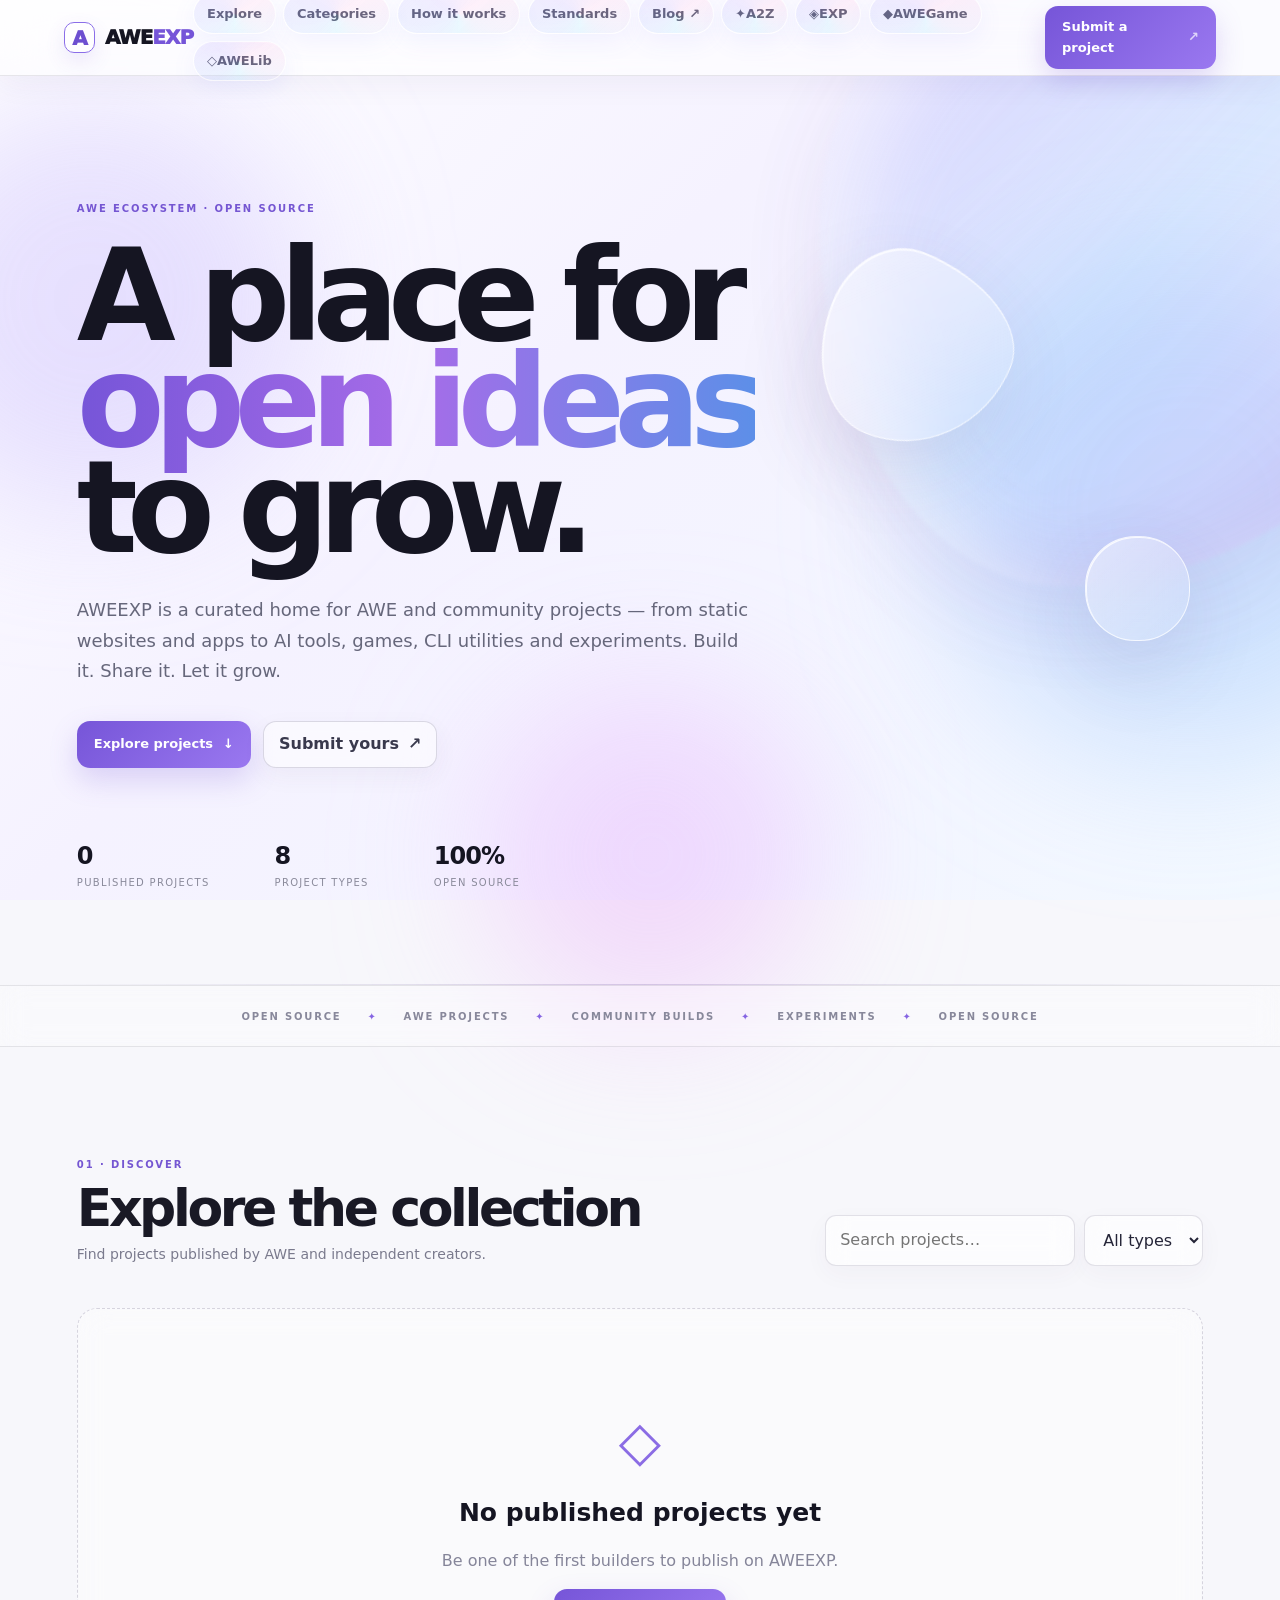
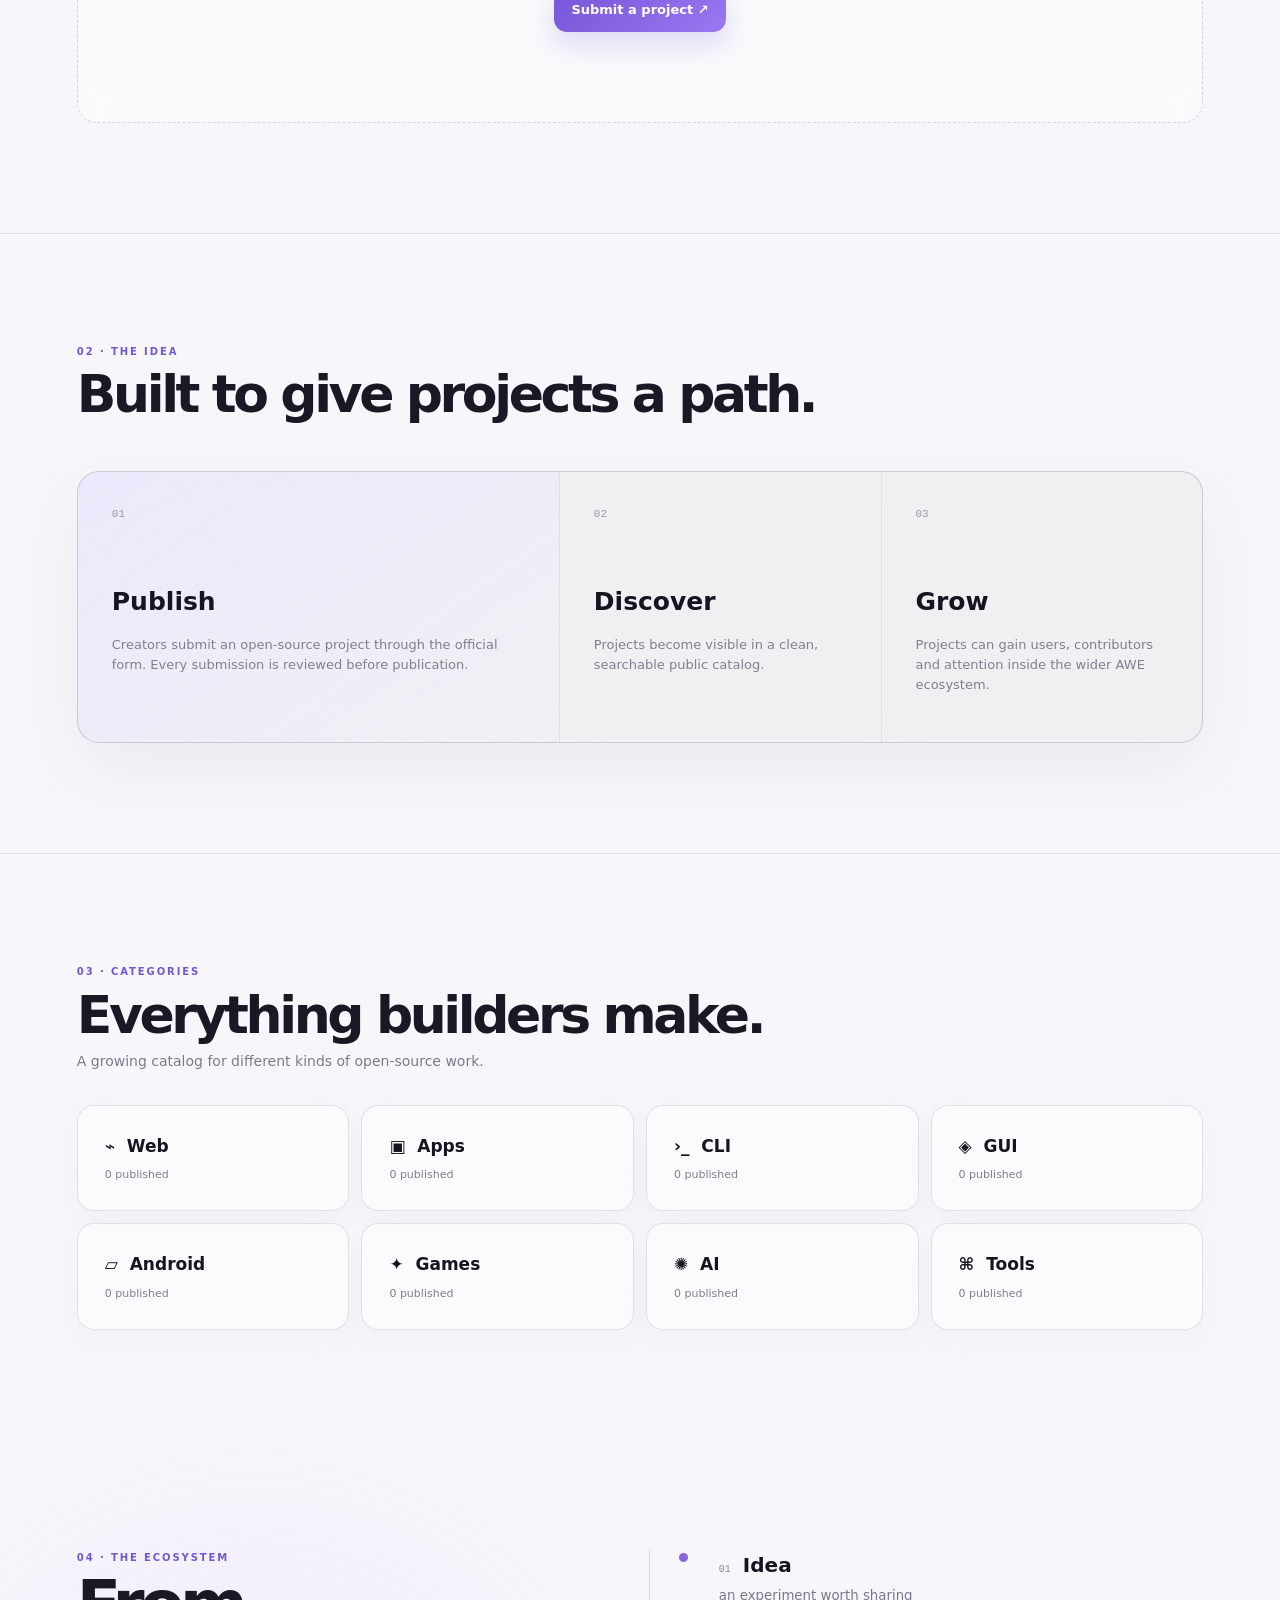
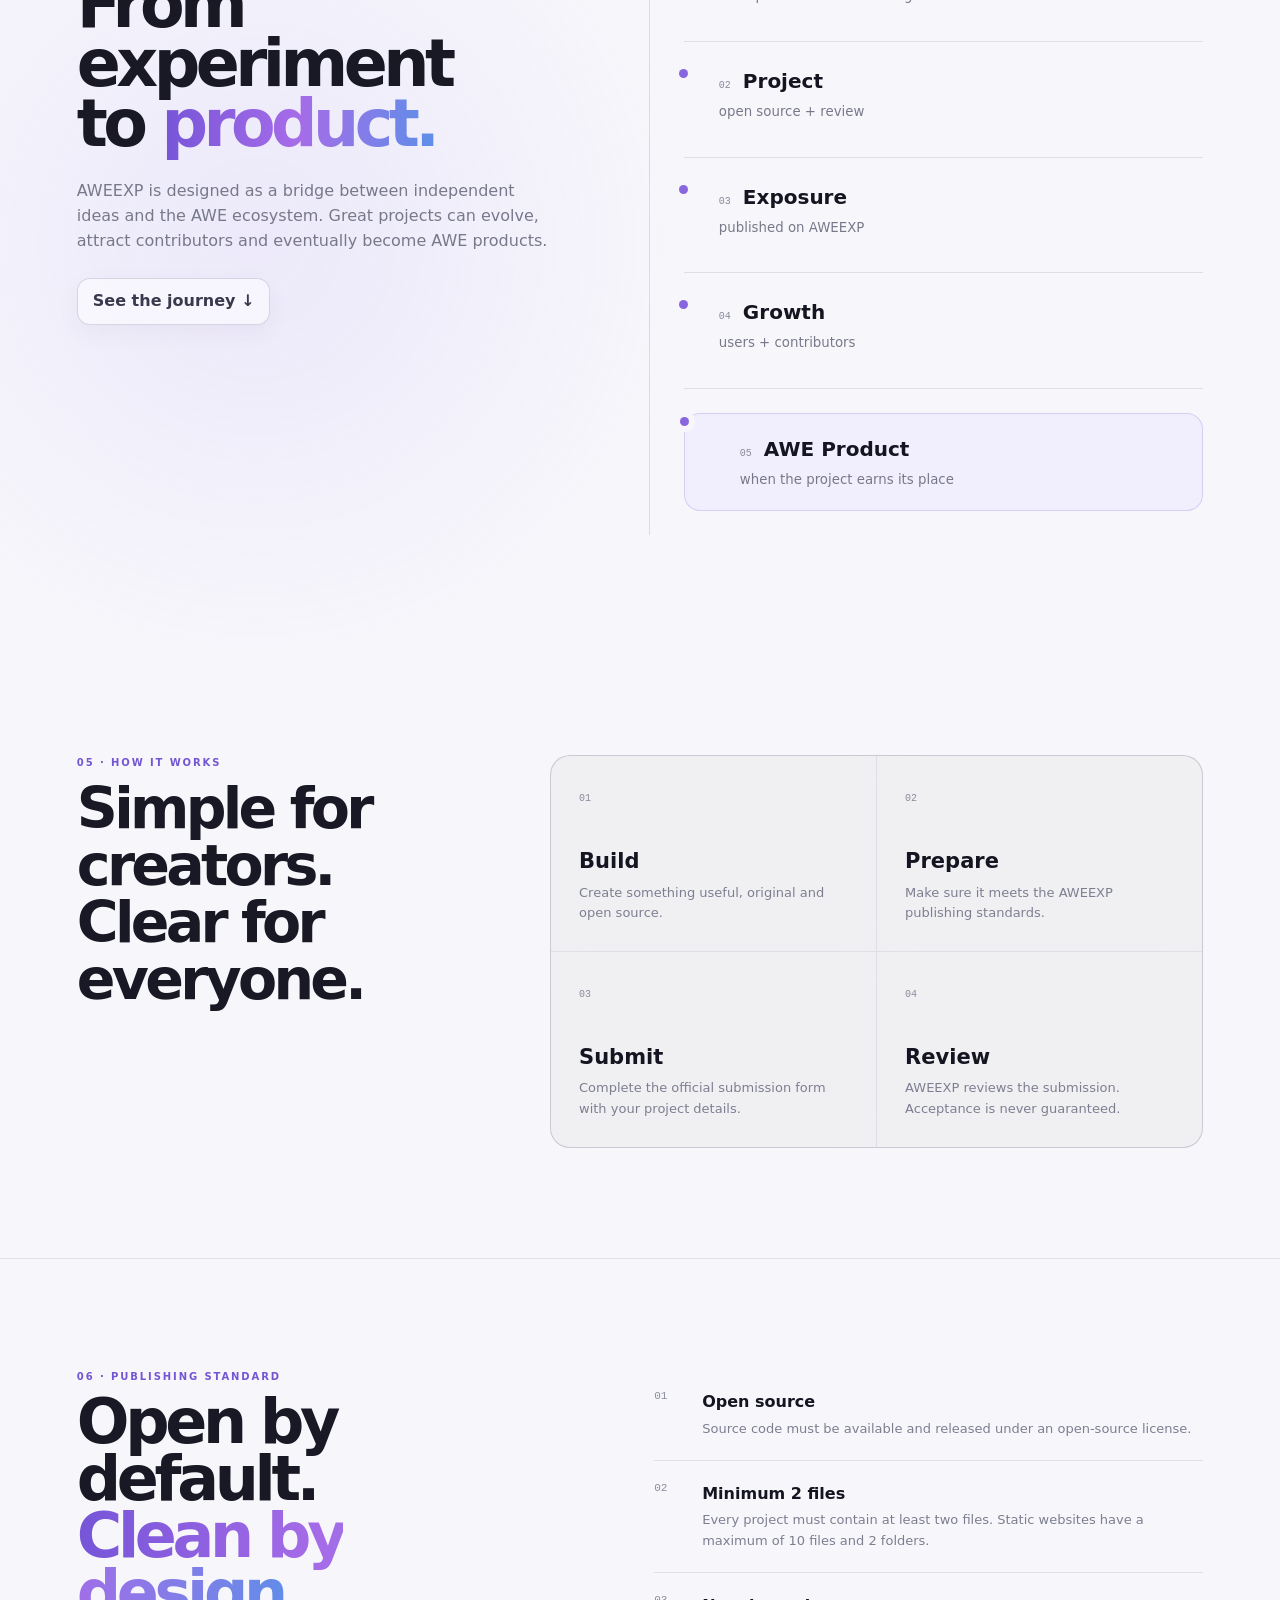
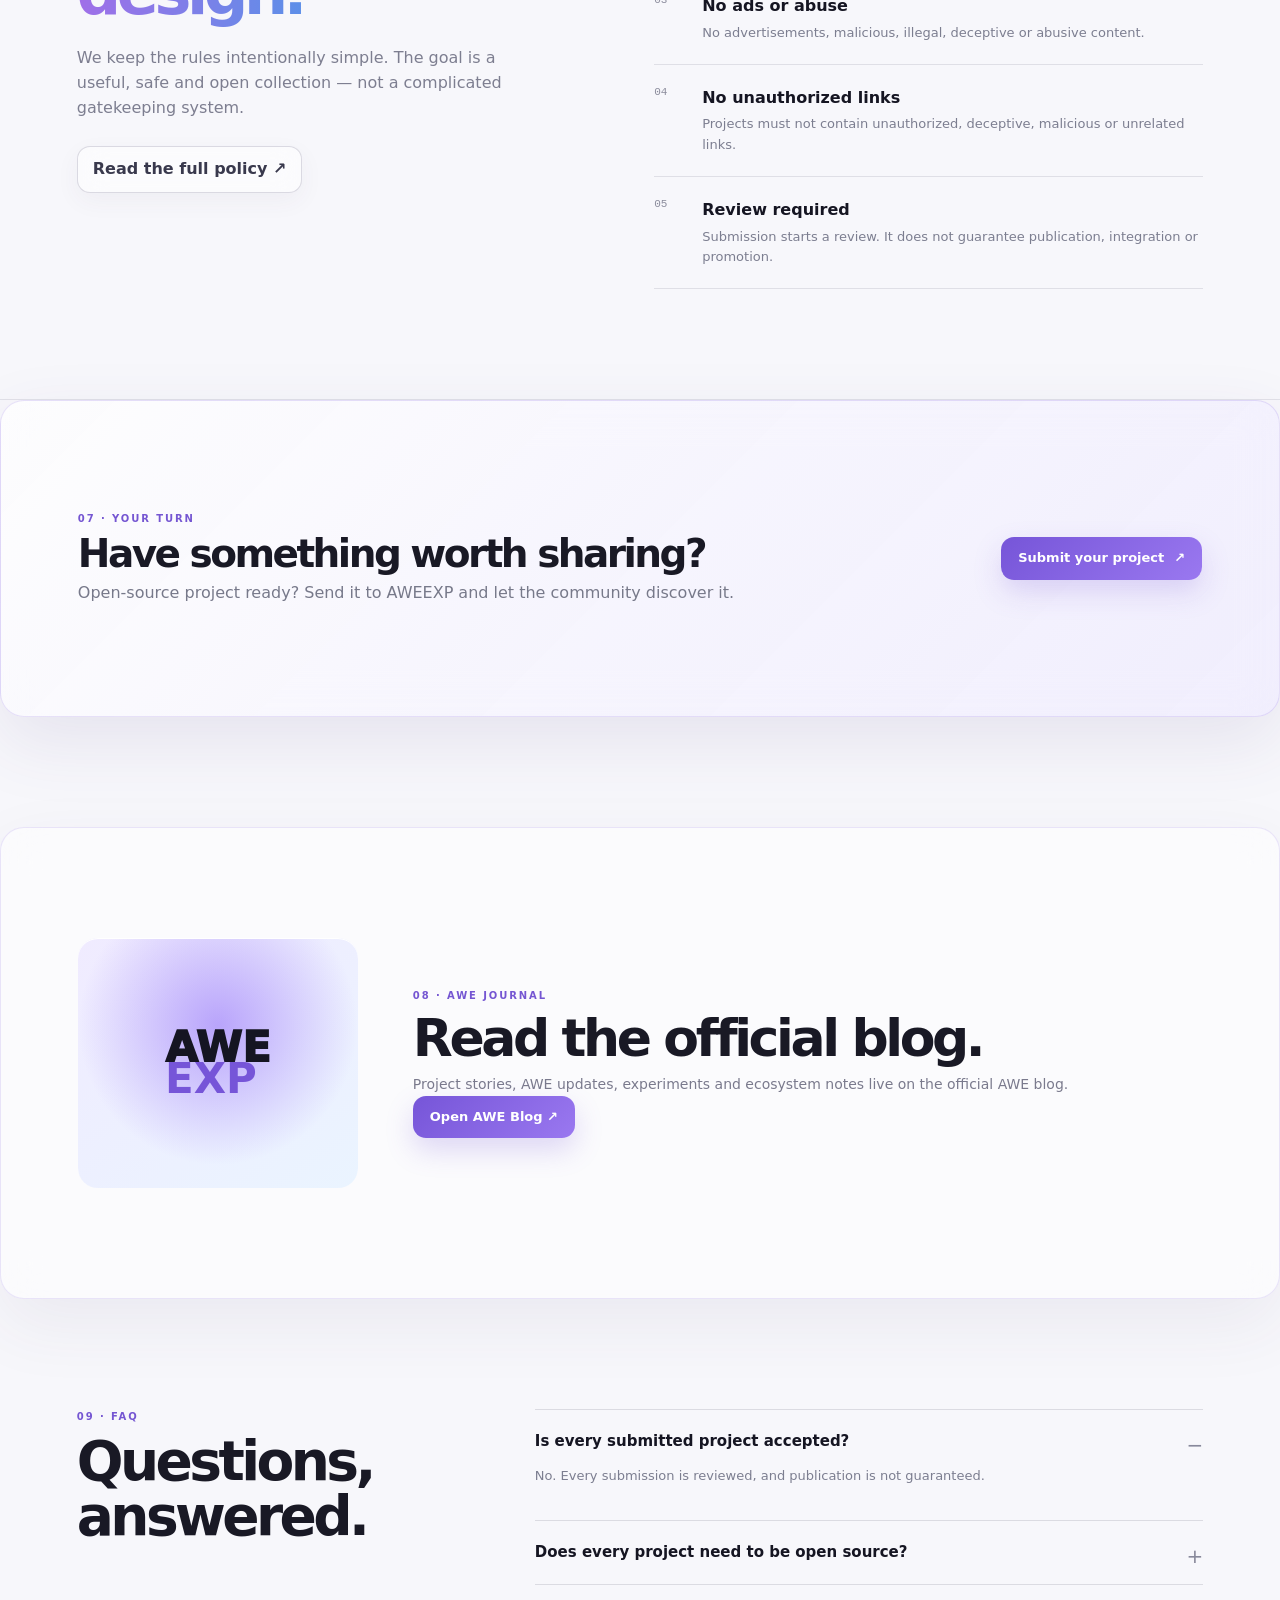
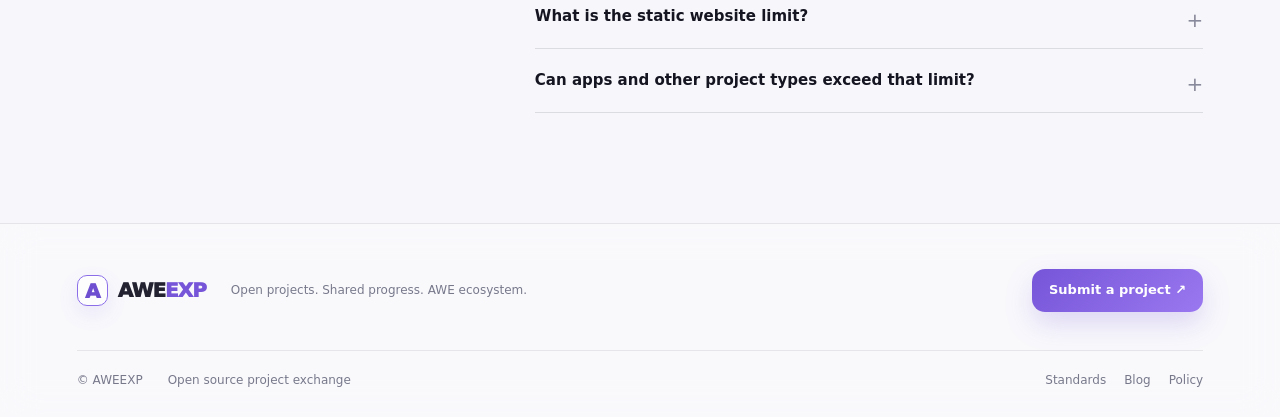
<file: index.html>
<!doctype html>
<html lang="en">
<head>
<meta charset="utf-8"><meta name="viewport" content="width=device-width,initial-scale=1">
<meta name="description" content="AWEEXP — an open-source project exchange for AWE and community-built software, websites, apps, tools and experiments.">
<title>AWEEXP — Open Project Exchange</title><link rel="stylesheet" href="styles.css">
</head>
<body>
<div class="ambient ambient-1"></div><div class="ambient ambient-2"></div><div class="ambient ambient-3"></div>
<header class="topbar">
<a class="brand" href="./"><span class="brand-mark">A</span><span>AWE<span>EXP</span></span></a>
<nav><a href="#discover">Explore</a><a href="#categories">Categories</a><a href="#how">How it works</a><a href="#rules">Standards</a><a href="https://blogma-wa.blogspot.com/" target="_blank" rel="noopener">Blog ↗</a></nav>
<a class="submit" href="https://forms.gle/F4oMQiyt3bNibJTP9" target="_blank" rel="noopener">Submit a project <span>↗</span></a>
</header>
<main>
<section class="hero">
<div class="liquid liquid-hero"></div><div class="glass-shape glass-a"></div><div class="glass-shape glass-b"></div>
<div class="eyebrow">AWE ECOSYSTEM · OPEN SOURCE</div>
<h1>A place for<br><em>open ideas</em><br>to grow.</h1>
<p class="lead">AWEEXP is a curated home for AWE and community projects — from static websites and apps to AI tools, games, CLI utilities and experiments. Build it. Share it. Let it grow.</p>
<div class="hero-actions"><a class="primary" href="#discover">Explore projects <span>↓</span></a><a class="ghost" href="https://forms.gle/F4oMQiyt3bNibJTP9" target="_blank" rel="noopener">Submit yours <span>↗</span></a></div>
<div class="hero-stats"><div><b id="stat-projects">0</b><span>published projects</span></div><div><b id="stat-types">0</b><span>project types</span></div><div><b>100%</b><span>open source</span></div></div>
</section>
<section class="marquee"><span>OPEN SOURCE</span><i>✦</i><span>AWE PROJECTS</span><i>✦</i><span>COMMUNITY BUILDS</span><i>✦</i><span>EXPERIMENTS</span><i>✦</i><span>OPEN SOURCE</span></section>
<section id="discover" class="section">
<div class="section-head"><div><div class="kicker">01 · DISCOVER</div><h2>Explore the collection</h2><p class="section-intro">Find projects published by AWE and independent creators.</p></div><div class="controls"><input id="search" type="search" placeholder="Search projects…" aria-label="Search projects"><select id="type-filter" aria-label="Filter by type"><option value="all">All types</option></select></div></div>
<div id="project-grid" class="project-grid"></div>
<div id="empty" class="empty" hidden><div class="empty-icon">◇</div><h3>No published projects yet</h3><p>Be one of the first builders to publish on AWEEXP.</p><a class="primary small" href="https://forms.gle/F4oMQiyt3bNibJTP9" target="_blank" rel="noopener">Submit a project ↗</a></div>
</section>
<section class="section spotlight"><div class="section-head"><div><div class="kicker">02 · THE IDEA</div><h2>Built to give projects a path.</h2></div></div><div class="spot-grid"><div class="spot-main"><span class="number">01</span><h3>Publish</h3><p>Creators submit an open-source project through the official form. Every submission is reviewed before publication.</p></div><div><span class="number">02</span><h3>Discover</h3><p>Projects become visible in a clean, searchable public catalog.</p></div><div><span class="number">03</span><h3>Grow</h3><p>Projects can gain users, contributors and attention inside the wider AWE ecosystem.</p></div></div></section>
<section id="categories" class="section categories"><div class="kicker">03 · CATEGORIES</div><h2>Everything builders make.</h2><p class="section-intro">A growing catalog for different kinds of open-source work.</p><div id="category-grid" class="category-grid"></div></section>
<section class="section ecosystem"><div class="ecosystem-copy"><div class="kicker">04 · THE ECOSYSTEM</div><h2>From experiment<br>to <em>product.</em></h2><p>AWEEXP is designed as a bridge between independent ideas and the AWE ecosystem. Great projects can evolve, attract contributors and eventually become AWE products.</p><a class="ghost" href="#how">See the journey ↓</a></div><div class="journey"><div><span>01</span><b>Idea</b><small>an experiment worth sharing</small></div><div><span>02</span><b>Project</b><small>open source + review</small></div><div><span>03</span><b>Exposure</b><small>published on AWEEXP</small></div><div><span>04</span><b>Growth</b><small>users + contributors</small></div><div class="journey-final"><span>05</span><b>AWE Product</b><small>when the project earns its place</small></div></div></section>
<section id="how" class="section how"><div><div class="kicker">05 · HOW IT WORKS</div><h2>Simple for creators.<br>Clear for everyone.</h2></div><div class="steps"><div><span>01</span><h3>Build</h3><p>Create something useful, original and open source.</p></div><div><span>02</span><h3>Prepare</h3><p>Make sure it meets the AWEEXP publishing standards.</p></div><div><span>03</span><h3>Submit</h3><p>Complete the official submission form with your project details.</p></div><div><span>04</span><h3>Review</h3><p>AWEEXP reviews the submission. Acceptance is never guaranteed.</p></div></div></section>
<section id="rules" class="section rules"><div class="rule-copy"><div class="kicker">06 · PUBLISHING STANDARD</div><h2>Open by default.<br><em>Clean by design.</em></h2><p>We keep the rules intentionally simple. The goal is a useful, safe and open collection — not a complicated gatekeeping system.</p><a class="ghost" href="POLICY.md">Read the full policy ↗</a></div><div class="rule-list"><div><span>01</span><b>Open source</b><p>Source code must be available and released under an open-source license.</p></div><div><span>02</span><b>Minimum 2 files</b><p>Every project must contain at least two files. Static websites have a maximum of 10 files and 2 folders.</p></div><div><span>03</span><b>No ads or abuse</b><p>No advertisements, malicious, illegal, deceptive or abusive content.</p></div><div><span>04</span><b>No unauthorized links</b><p>Projects must not contain unauthorized, deceptive, malicious or unrelated links.</p></div><div><span>05</span><b>Review required</b><p>Submission starts a review. It does not guarantee publication, integration or promotion.</p></div></div></section>
<section class="section submit-banner"><div><div class="kicker">07 · YOUR TURN</div><h2>Have something worth sharing?</h2><p>Open-source project ready? Send it to AWEEXP and let the community discover it.</p></div><a class="primary" href="https://forms.gle/F4oMQiyt3bNibJTP9" target="_blank" rel="noopener">Submit your project <span>↗</span></a></section>
<section class="section blog-link"><div class="blog-link-art"><span>AWE</span><strong>EXP</strong></div><div><div class="kicker">08 · AWE JOURNAL</div><h2>Read the official blog.</h2><p class="section-intro">Project stories, AWE updates, experiments and ecosystem notes live on the official AWE blog.</p><a class="primary" href="https://blogma-wa.blogspot.com/" target="_blank" rel="noopener">Open AWE Blog ↗</a></div></section>
<section class="section faq"><div><div class="kicker">09 · FAQ</div><h2>Questions, answered.</h2></div><div class="faq-list"><details open><summary>Is every submitted project accepted?</summary><p>No. Every submission is reviewed, and publication is not guaranteed.</p></details><details><summary>Does every project need to be open source?</summary><p>Yes. AWEEXP is an open-source project exchange.</p></details><details><summary>What is the static website limit?</summary><p>A static website must contain at least 2 files and at most 10 files across no more than 2 folders.</p></details><details><summary>Can apps and other project types exceed that limit?</summary><p>Yes. The 10-file/2-folder limit is specifically for static web projects. Other project types follow the general AWEEXP standards.</p></details></div></section>
</main>
<footer><div class="footer-top"><div class="brand"><span class="brand-mark">A</span><span>AWE<span>EXP</span></span></div><p>Open projects. Shared progress. AWE ecosystem.</p><a class="submit" href="https://forms.gle/F4oMQiyt3bNibJTP9" target="_blank" rel="noopener">Submit a project ↗</a></div><div class="footer-bottom"><span>© AWEEXP</span><span>Open source project exchange</span><div><a href="#rules">Standards</a><a href="https://blogma-wa.blogspot.com/" target="_blank" rel="noopener">Blog</a><a href="POLICY.md">Policy</a></div></div></footer>
<script src="web/web.js"></script><script src="apps/apps.js"></script><script src="cli/cli.js"></script><script src="gui/gui.js"></script><script src="android/android.js"></script><script src="games/games.js"></script><script src="ai/ai.js"></script><script src="tools/tools.js"></script><script src="app.js"></script>
</body></html>
</file>
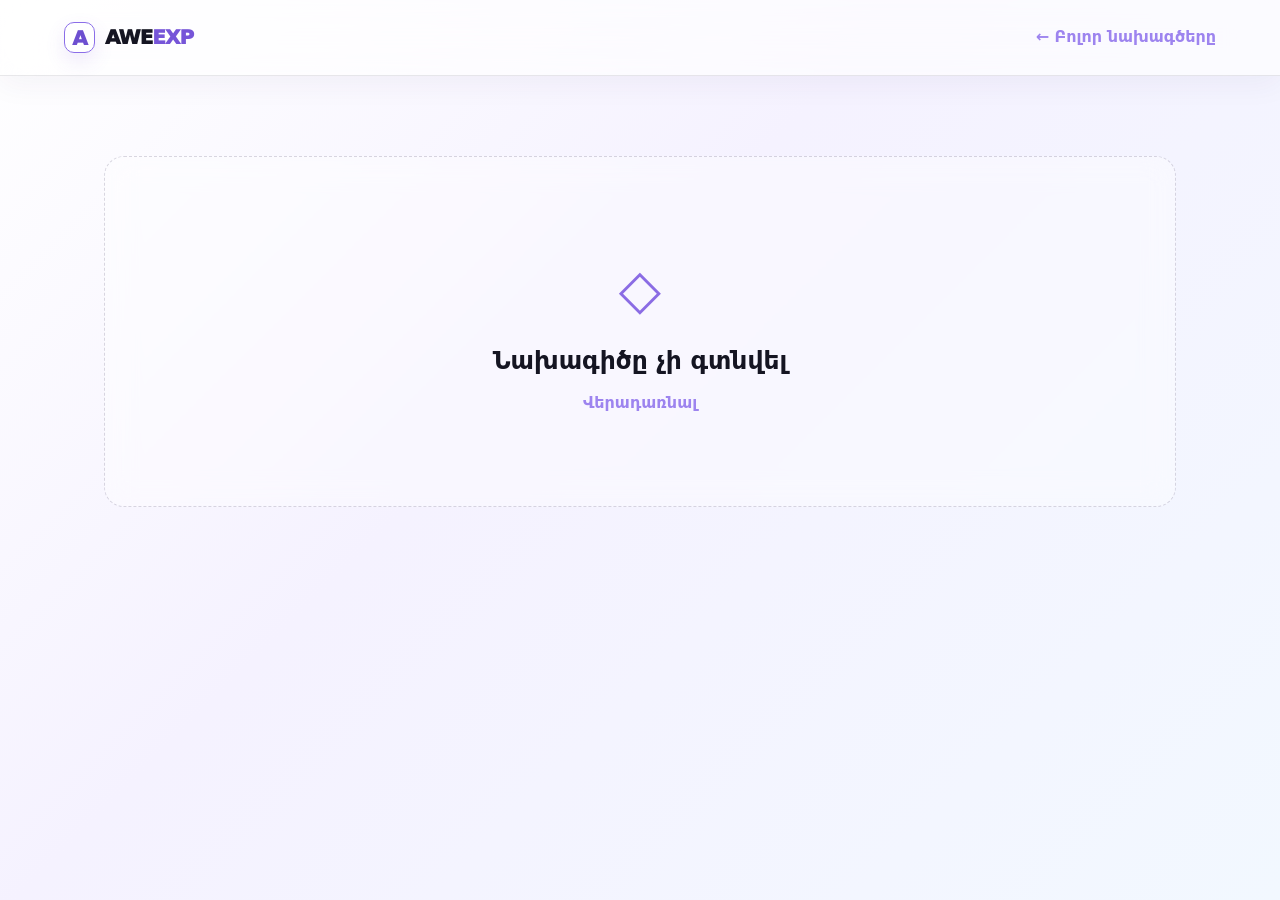
<file: project.html>
<!doctype html><html lang="hy"><head><meta charset="utf-8"><meta name="viewport" content="width=device-width,initial-scale=1"><title>AWEEXP Project</title><link rel="stylesheet" href="styles.css"><style>.viewer{max-width:1200px;margin:auto;padding:80px 5vw}.viewer-card{border:1px solid #202632;border-radius:22px;overflow:hidden;background:#0b0e13}.viewer-head{padding:28px;display:flex;justify-content:space-between;gap:20px;align-items:center}.viewer h1{font-size:44px;letter-spacing:-.05em;margin:5px 0}.viewer p{color:#8f97a6}.preview{min-height:620px;background:#05070a;border-top:1px solid #202632}.preview iframe{width:100%;height:620px;border:0;background:#fff}.download{padding:100px;text-align:center}.download h2{font-size:34px}.back{color:#9d84ef;font-weight:800}</style></head><body><header class="topbar"><a class="brand" href="./"><span class="brand-mark">A</span><span>AWE<span>EXP</span></span></a><a class="back" href="./">← Բոլոր նախագծերը</a></header><main class="viewer"><div id="root"></div></main><script src="web/web.js"></script><script src="apps/apps.js"></script><script src="cli/cli.js"></script><script src="gui/gui.js"></script><script src="android/android.js"></script><script src="games/games.js"></script><script src="ai/ai.js"></script><script src="tools/tools.js"></script><script>const all=(window.AWEEXP_PROJECTS||[]).flatMap(c=>c.projects.map(p=>({...p,type:p.type||c.type,label:p.label||c.label,icon:p.icon||c.icon})));const key=decodeURIComponent(new URLSearchParams(location.search).get('slug')||'');const p=all.find(x=>(x.slug||x.name)===key);const root=document.querySelector('#root');if(!p){root.innerHTML='<div class="empty"><div class="empty-icon">◇</div><h3>Նախագիծը չի գտնվել</h3><a class="back" href="./">Վերադառնալ</a></div>'}else{document.title=p.name+' — AWEEXP';root.innerHTML=`<div class="viewer-card"><div class="viewer-head"><div><div class="kicker">${p.label} · OPEN SOURCE</div><h1>${p.icon||'◇'} ${p.name}</h1><p>${p.description||''}</p></div>${p.repo?`<a class="ghost" href="${p.repo}" target="_blank" rel="noopener">Source ↗</a>`:''}</div>${p.type==='web'&&p.preview?`<div class="preview"><iframe src="${p.preview}" title="${p.name} preview"></iframe></div>`:`<div class="download"><h2>Պատրաստ է ներբեռնման</h2><p>Այս նախագծի համար AWEEXP-ը տրամադրում է build/artifact ֆայլը։</p>${p.download?`<a class="primary" href="${p.download}" download>Ներբեռնել build-ը ↓</a>`:'<span class="muted">Build-ը դեռ չի ավելացվել</span>'}</div>`}</div>`}</script></body></html>
</file>
<file: styles.css>
*{box-sizing:border-box}html{scroll-behavior:smooth}body{margin:0;background:#f7f7fb;color:#151522;font-family:Inter,ui-sans-serif,system-ui,-apple-system,BlinkMacSystemFont,"Segoe UI",sans-serif;line-height:1.55;overflow-x:hidden}body:before{content:"";position:fixed;inset:0;pointer-events:none;z-index:-3;background:linear-gradient(135deg,#fff 0%,#f5f2ff 42%,#f2f8ff 100%)}a{color:inherit;text-decoration:none}::selection{background:#a78bfa;color:#fff}.ambient{position:fixed;border-radius:999px;filter:blur(70px);opacity:.35;pointer-events:none;z-index:-2;mix-blend-mode:multiply}.ambient-1{width:420px;height:420px;left:-120px;top:90px;background:#c4b5fd;animation:floatOne 13s ease-in-out infinite}.ambient-2{width:500px;height:500px;right:-160px;top:260px;background:#93c5fd;animation:floatTwo 16s ease-in-out infinite}.ambient-3{width:330px;height:330px;left:38%;bottom:-120px;background:#f0abfc;animation:floatThree 18s ease-in-out infinite}@keyframes floatOne{0%,100%{transform:translate3d(0,0,0) scale(1)}50%{transform:translate3d(90px,35px,0) scale(1.15)}}@keyframes floatTwo{0%,100%{transform:translate3d(0,0,0) scale(1)}50%{transform:translate3d(-80px,70px,0) scale(.88)}}@keyframes floatThree{0%,100%{transform:translate3d(0,0,0)}50%{transform:translate3d(40px,-80px,0)}}.topbar{height:76px;display:flex;align-items:center;justify-content:space-between;padding:0 5vw;border-bottom:1px solid rgba(35,35,55,.1);background:rgba(255,255,255,.62);backdrop-filter:blur(24px) saturate(150%);-webkit-backdrop-filter:blur(24px) saturate(150%);position:sticky;top:0;z-index:50;box-shadow:0 8px 30px rgba(50,40,90,.05)}.brand{display:flex;align-items:center;gap:10px;font-size:20px;font-weight:950;letter-spacing:-.05em}.brand>span:last-child>span{color:#7655d8}.brand-mark{display:grid;place-items:center;width:31px;height:31px;border:1px solid #8b6ee8;border-radius:10px;color:#6d4fd0;background:rgba(255,255,255,.55);box-shadow:inset 0 1px 0 #fff,0 8px 20px rgba(118,85,216,.12)}.topbar nav{display:flex;gap:25px;color:#626276;font-size:13px;font-weight:700}.topbar nav a{transition:.2s}.topbar nav a:hover{color:#5f43bd}.submit,.primary{display:inline-flex;align-items:center;gap:10px;background:linear-gradient(135deg,#7655d8,#9a78f0);color:#fff;border-radius:13px;padding:11px 17px;font-weight:850;font-size:13px;box-shadow:0 12px 28px rgba(118,85,216,.22);transition:.25s}.submit:hover,.primary:hover{transform:translateY(-3px);box-shadow:0 18px 35px rgba(118,85,216,.28)}.ghost{display:inline-flex;align-items:center;gap:9px;border:1px solid rgba(70,60,100,.18);background:rgba(255,255,255,.52);backdrop-filter:blur(14px);border-radius:13px;padding:10px 15px;font-weight:800;color:#39394d;transition:.2s;box-shadow:0 8px 24px rgba(70,60,100,.05)}.ghost:hover{border-color:#9a82df;background:#fff;transform:translateY(-2px)}.hero{min-height:770px;max-width:1320px;margin:auto;padding:125px 6vw 95px;position:relative;overflow:hidden}.hero:after{content:"";position:absolute;left:0;right:0;bottom:0;height:1px;background:linear-gradient(90deg,transparent,rgba(100,80,150,.22),transparent)}.liquid-hero{position:absolute;width:650px;height:650px;right:-190px;top:-140px;border-radius:43% 57% 63% 37%/44% 39% 61% 56%;background:linear-gradient(135deg,rgba(196,181,253,.7),rgba(147,197,253,.38),rgba(240,171,252,.5));filter:blur(2px);opacity:.7;animation:morph 12s ease-in-out infinite;box-shadow:inset 40px 20px 80px rgba(255,255,255,.65),inset -35px -30px 80px rgba(109,76,180,.13),0 35px 90px rgba(105,75,180,.15)}@keyframes morph{0%,100%{border-radius:43% 57% 63% 37%/44% 39% 61% 56%;transform:rotate(0) scale(1)}33%{border-radius:61% 39% 43% 57%/56% 62% 38% 44%;transform:rotate(8deg) scale(1.04)}66%{border-radius:36% 64% 58% 42%/62% 43% 57% 38%;transform:rotate(-7deg) scale(.98)}}.glass-shape{position:absolute;border:1px solid rgba(255,255,255,.72);background:linear-gradient(135deg,rgba(255,255,255,.45),rgba(255,255,255,.08));backdrop-filter:blur(18px);box-shadow:inset 1px 1px 0 rgba(255,255,255,.8),0 30px 80px rgba(82,65,125,.12);animation:drift 8s ease-in-out infinite}.glass-a{width:190px;height:190px;right:270px;top:180px;border-radius:35% 65% 58% 42%/42% 39% 61% 58%;transform:rotate(22deg)}.glass-b{width:105px;height:105px;right:90px;top:460px;border-radius:48%;animation-delay:-3s}@keyframes drift{0%,100%{transform:translate3d(0,0,0) rotate(18deg)}50%{transform:translate3d(18px,-25px,0) rotate(32deg)}}.eyebrow,.kicker,.tag{color:#7556d2;font-weight:900;font-size:10px;letter-spacing:.19em;text-transform:uppercase}.hero h1{font-size:clamp(68px,10vw,145px);line-height:.83;letter-spacing:-.085em;margin:26px 0 34px;max-width:1050px;position:relative;z-index:2}.hero h1 em,.ecosystem-copy h2 em,.rule-copy h2 em{font-style:normal;background:linear-gradient(90deg,#7655d8,#a66ce8,#5d8fe8);-webkit-background-clip:text;background-clip:text;color:transparent}.lead{max-width:680px;color:#66677b;font-size:18px;line-height:1.7;position:relative;z-index:2}.hero-actions{display:flex;gap:12px;margin:34px 0 70px;position:relative;z-index:2}.hero-stats{display:flex;gap:65px}.hero-stats div{display:flex;flex-direction:column}.hero-stats b{font-size:24px;letter-spacing:-.04em}.hero-stats span{font-size:10px;text-transform:uppercase;letter-spacing:.13em;color:#8a8a9b}.marquee{border-top:1px solid rgba(35,35,55,.1);border-bottom:1px solid rgba(35,35,55,.1);display:flex;justify-content:center;gap:26px;align-items:center;min-height:62px;color:#88889b;font-size:10px;font-weight:900;letter-spacing:.18em;background:rgba(255,255,255,.28);backdrop-filter:blur(14px);overflow:hidden}.marquee i{color:#8564e2;font-style:normal}.section{max-width:1320px;margin:auto;padding:110px 6vw}.section-head{display:flex;justify-content:space-between;align-items:end;gap:30px;margin-bottom:42px}.section h2{font-size:52px;line-height:1;letter-spacing:-.065em;margin:9px 0;color:#191925}.section-intro{color:#7a7a8d;margin:10px 0 0;font-size:14px}.controls{display:flex;gap:9px}.controls input,.controls select{background:rgba(255,255,255,.66);backdrop-filter:blur(12px);border:1px solid rgba(60,55,90,.14);color:#252538;border-radius:11px;padding:12px 14px;outline:none;font:inherit;box-shadow:0 8px 25px rgba(70,60,100,.04)}.controls input{min-width:250px}.controls input:focus{border-color:#9276df;box-shadow:0 0 0 4px rgba(146,118,223,.1)}.project-grid{display:grid;grid-template-columns:repeat(3,1fr);gap:15px}.project{border:1px solid rgba(55,50,80,.13);background:rgba(255,255,255,.58);backdrop-filter:blur(18px);border-radius:20px;padding:23px;min-height:235px;transition:.25s;cursor:pointer;box-shadow:0 12px 35px rgba(60,50,100,.06),inset 0 1px 0 rgba(255,255,255,.85)}.project:hover{transform:translateY(-7px);border-color:rgba(118,85,216,.32);box-shadow:0 25px 60px rgba(60,50,100,.12),inset 0 1px 0 #fff}.project-icon{width:47px;height:47px;border-radius:14px;background:linear-gradient(135deg,rgba(196,181,253,.4),rgba(147,197,253,.22));border:1px solid rgba(118,85,216,.17);display:grid;place-items:center;color:#7051cc;font-weight:900}.project h3{margin:23px 0 6px;font-size:20px;letter-spacing:-.03em}.project p{color:#77788b;font-size:13px;margin:0 0 20px}.project-meta{display:flex;gap:7px;flex-wrap:wrap}.pill{font-size:9px;border:1px solid rgba(65,60,90,.13);background:rgba(255,255,255,.5);border-radius:999px;padding:4px 8px;color:#747589;letter-spacing:.04em}.empty{border:1px dashed rgba(70,60,100,.2);border-radius:20px;text-align:center;padding:90px 20px;background:rgba(255,255,255,.38);backdrop-filter:blur(15px)}.empty-icon{font-size:55px;color:#8b6ce4}.empty h3{font-size:25px;margin:10px}.empty p{color:#858599}.small{font-size:13px}.spotlight{border-top:1px solid rgba(45,40,70,.1);border-bottom:1px solid rgba(45,40,70,.1)}.spot-grid{display:grid;grid-template-columns:1.5fr 1fr 1fr;gap:1px;background:rgba(55,50,80,.12);border:1px solid rgba(55,50,80,.12);border-radius:22px;overflow:hidden;box-shadow:0 25px 70px rgba(70,60,100,.07)}.spot-grid>div{padding:34px;background:rgba(255,255,255,.52);backdrop-filter:blur(18px);min-height:230px}.spot-grid .spot-main{background:linear-gradient(145deg,rgba(237,233,254,.9),rgba(255,255,255,.55))}.number{display:block;color:#9999aa;font-family:ui-monospace,monospace;font-size:11px;margin-bottom:60px}.spot-grid h3{font-size:25px;margin:0 0 7px}.spot-grid p{color:#7e7f91;font-size:13px;max-width:390px}.category-grid{display:grid;grid-template-columns:repeat(4,1fr);gap:12px;margin-top:32px}.category{padding:27px;border:1px solid rgba(55,50,80,.13);border-radius:17px;background:rgba(255,255,255,.52);backdrop-filter:blur(16px);transition:.22s;box-shadow:0 10px 30px rgba(60,50,100,.04)}.category:hover{border-color:rgba(118,85,216,.35);transform:translateY(-4px);box-shadow:0 20px 45px rgba(60,50,100,.1)}.category b{font-size:17px}.category span{display:block;color:#7d7e90;font-size:11px;margin-top:7px}.ecosystem{display:grid;grid-template-columns:1fr 1.15fr;gap:90px;background:radial-gradient(circle at 20% 50%,rgba(167,139,250,.13),transparent 40%)}.ecosystem-copy h2{font-size:65px;line-height:.92;letter-spacing:-.07em}.ecosystem-copy p{color:#77798b;max-width:500px;margin:25px 0}.journey{border-left:1px solid rgba(55,50,80,.14);padding-left:34px;display:flex;flex-direction:column}.journey>div{position:relative;padding:0 0 34px 35px;border-bottom:1px solid rgba(55,50,80,.12);margin-bottom:24px}.journey>div:before{content:"";position:absolute;left:-5px;top:3px;width:9px;height:9px;background:#8766df;border-radius:50%;box-shadow:0 0 0 6px #f7f7fb}.journey span{font:10px ui-monospace,monospace;color:#88899a;margin-right:12px}.journey b{font-size:20px}.journey small{display:block;color:#77798b;margin-top:5px}.journey-final{border:1px solid rgba(118,85,216,.22)!important;border-radius:16px;padding:20px 20px 20px 55px!important;background:rgba(237,233,254,.62);backdrop-filter:blur(15px)}.how{display:grid;grid-template-columns:.8fr 1.4fr;gap:100px}.how h2{font-size:57px}.steps{display:grid;grid-template-columns:1fr 1fr;gap:1px;background:rgba(55,50,80,.12);border:1px solid rgba(55,50,80,.12);border-radius:20px;overflow:hidden}.steps>div{background:rgba(255,255,255,.52);backdrop-filter:blur(16px);padding:28px;min-height:190px}.steps span{color:#8a8b9b;font:10px ui-monospace,monospace}.steps h3{font-size:21px;margin:36px 0 5px}.steps p{color:#7d7f91;font-size:13px;margin:0}.rules{display:grid;grid-template-columns:1fr 1.15fr;gap:100px;border-top:1px solid rgba(45,40,70,.1);border-bottom:1px solid rgba(45,40,70,.1)}.rule-copy h2{font-size:62px;line-height:.92;letter-spacing:-.07em}.rule-copy p{color:#7d7e90;max-width:480px;margin:25px 0}.rule-list>div{padding:21px 0;border-bottom:1px solid rgba(55,50,80,.12);display:grid;grid-template-columns:48px 1fr}.rule-list span{color:#8b8c9c;font:11px ui-monospace,monospace}.rule-list b{font-size:16px}.rule-list p{grid-column:2;color:#7c7e90;margin:4px 0 0;font-size:13px}.submit-banner{display:flex;align-items:center;justify-content:space-between;gap:30px;border:1px solid rgba(118,85,216,.16);border-radius:24px;margin-top:0;margin-bottom:110px;background:linear-gradient(135deg,rgba(255,255,255,.68),rgba(237,233,254,.65));backdrop-filter:blur(22px);box-shadow:0 25px 70px rgba(80,60,130,.1)}.submit-banner h2{font-size:39px;margin:8px 0}.submit-banner p{color:#77798a;margin:0}.blog-link{display:grid;grid-template-columns:280px 1fr;align-items:center;gap:55px;border:1px solid rgba(118,85,216,.14);border-radius:24px;background:rgba(255,255,255,.48);backdrop-filter:blur(20px);box-shadow:0 25px 70px rgba(70,60,100,.07)}.blog-link-art{min-height:250px;display:grid;place-content:center;border-radius:20px;background:radial-gradient(circle at 50% 35%,rgba(167,139,250,.75),transparent 65%),linear-gradient(145deg,#f0ebff,#eaf4ff);font-weight:1000;line-height:.75;font-size:42px;box-shadow:inset 0 1px 0 #fff}.blog-link-art span{display:block}.blog-link-art strong{color:#7655d8;display:block}.faq{display:grid;grid-template-columns:.75fr 1.4fr;gap:100px}.faq h2{font-size:55px}.faq-list details{border-top:1px solid rgba(55,50,80,.14);padding:20px 0}.faq-list details:last-child{border-bottom:1px solid rgba(55,50,80,.14)}.faq-list summary{cursor:pointer;font-weight:800;font-size:15px;list-style:none}.faq-list summary::-webkit-details-marker{display:none}.faq-list summary:after{content:'+';float:right;color:#88899b;font-size:20px;font-weight:400}.faq-list details[open] summary:after{content:'−'}.faq-list p{color:#7c7e90;font-size:13px;max-width:650px}.topbar .submit span{opacity:.7}footer{padding:45px 6vw 28px;border-top:1px solid rgba(45,40,70,.1);color:#77798b;font-size:12px;background:rgba(255,255,255,.3);backdrop-filter:blur(18px)}.footer-top{max-width:1320px;margin:auto;display:flex;align-items:center;gap:25px}.footer-top .brand{color:#222231}.footer-top .submit{margin-left:auto}.footer-bottom{max-width:1320px;margin:38px auto 0;padding-top:20px;border-top:1px solid rgba(55,50,80,.1);display:flex;gap:25px}.footer-bottom div{margin-left:auto;display:flex;gap:18px}.footer-bottom a:hover{color:#5f43bd}@media(max-width:950px){.topbar nav{display:none}.project-grid{grid-template-columns:1fr 1fr}.category-grid{grid-template-columns:1fr 1fr}.ecosystem,.how,.rules,.faq{grid-template-columns:1fr;gap:45px}.spot-grid{grid-template-columns:1fr}.blog-link{grid-template-columns:1fr}.hero{min-height:auto}.section-head{align-items:start;flex-direction:column}.controls{width:100%}.controls input{flex:1}}@media(max-width:600px){.topbar{padding:0 20px}.topbar .submit{display:none}.hero{padding:90px 20px 75px}.hero h1{font-size:64px}.hero-stats{gap:25px;flex-wrap:wrap}.hero-stats b{font-size:21px}.section{padding:80px 20px}.section h2,.how h2,.faq h2{font-size:40px}.ecosystem-copy h2,.rule-copy h2{font-size:48px}.project-grid,.category-grid,.steps{grid-template-columns:1fr}.blog-link{display:block}.blog-link-art{margin-bottom:25px;min-height:190px}.submit-banner{margin-left:20px;margin-right:20px;padding:30px;display:block}.submit-banner .primary{margin-top:25px}.footer-top,.footer-bottom{flex-wrap:wrap}.footer-top .submit{margin-left:0}.footer-bottom div{margin-left:0;width:100%}.marquee{justify-content:flex-start;min-width:max-content}.controls{flex-direction:column}.controls input{min-width:0;width:100%}}
</file>
